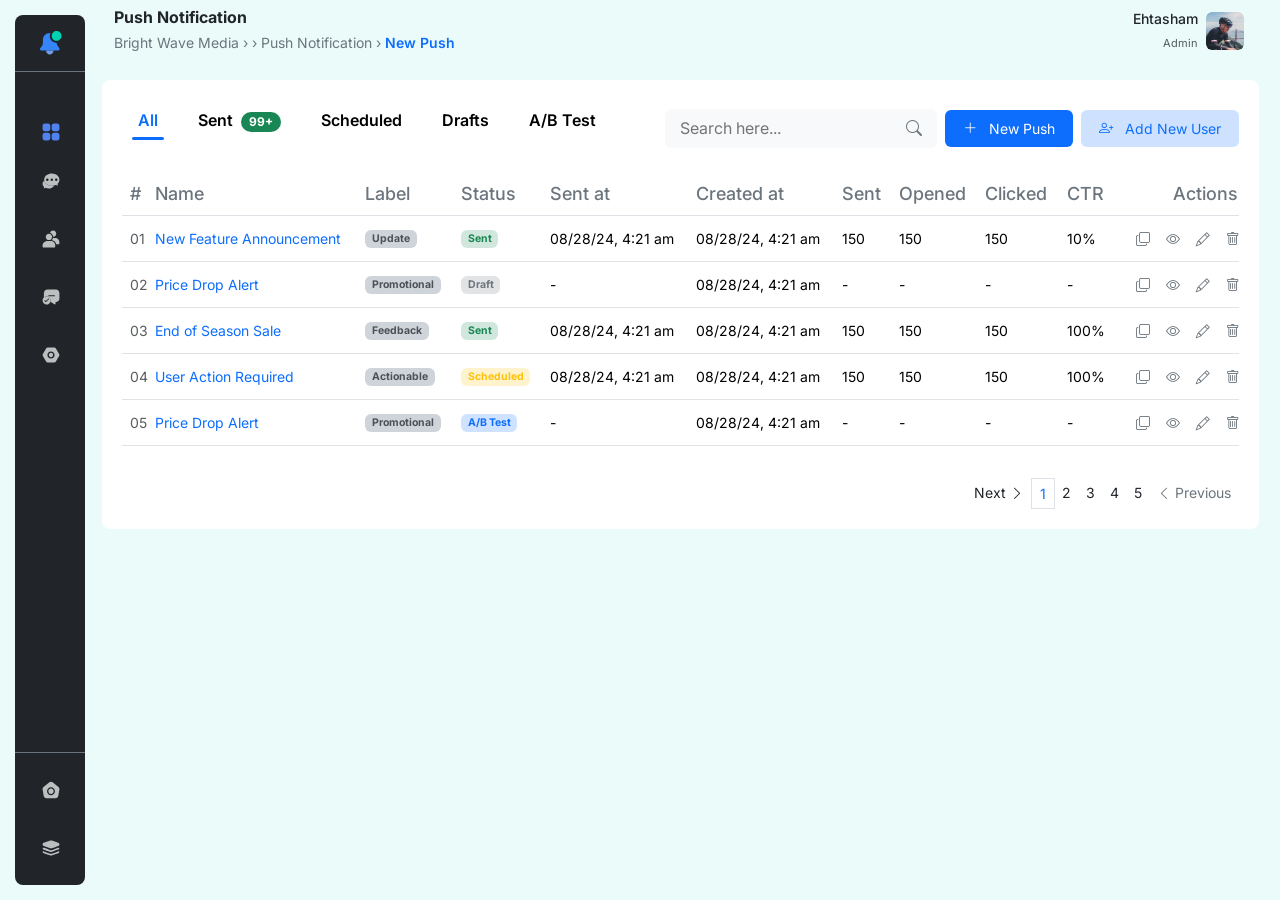
<file: create.html>
<!DOCTYPE html>
<html lang="en">
<head>
  <meta charset="UTF-8"/>
  <meta name="viewport" content="width=device-width, initial-scale=1.0"/>

  <title>Create Push</title> 
  <!-- Bootstrap CSS -->
  <link rel="stylesheet" href="assets/bootstrap/css/bootstrap.min.css"/>

  <!-- Bootstrap Icons (for search, pencil, trash icons) -->
  <link href="https://cdn.jsdelivr.net/npm/bootstrap-icons/font/bootstrap-icons.css" rel="stylesheet"/>


   <link href="https://fonts.googleapis.com/css2?family=Inter:wght@100;200;300;400;500;600;700&display=swap" rel="stylesheet"/>

  <link rel="stylesheet" href="/assets/css/admin.css"/>
  
  
</head>

<body> 

<!--Nvabar-->
<nav class="navbar bg-white border-0 px-3 px-md-4 fixed-top">
  <div class="container-fluid px-0 d-flex align-items-center justify-content-between gap-2">

   

    <!-- CENTER: Heading + Breadcrumb -->
    <div class="text-start flex-grow-1 overflow-hidden d-none d-sm-block">
      <h4 class="fw-bold mb-1 fs-6 text-truncate">Push Notification</h4>
      <div class="small text-secondary d-flex flex-wrap justify-content-start gap-1">
        <span>Bright Wave Media</span>
        <span>›</span>
        
        <span>›</span>
        <span>Push Notification</span>
        <span>›</span>
        <a href="create.html" class="text-primary fw-semibold text-decoration-none">New Push</a>
      </div>
    </div>

    <!-- Mobile: sirf heading (breadcrumb nahi) -->
    <div class="text-center flex-grow-1 d-block d-sm-none overflow-hidden">
      <span class="fw-bold small text-truncate d-block">Push Notification</span>
    </div>

    <!-- RIGHT: User -->
    <div class="d-flex align-items-center gap-2 flex-shrink-0">
      <!-- User text sirf sm+ pe dikhe -->
      <div class="text-end d-none d-sm-block">
        <div class="fw-medium small">Ehtasham</div>
        <small class="text-muted" style="font-size:11px;">Admin</small>
      </div>
      <img
        src="Images/navbaricon/Profile-icon.svg"
        alt="Profile"
        width="38"
        height="38"
        class="rounded"
      />
    </div>

  </div>
</nav>


    <!--- SIDEBAR  -->
    <div class="side " >
    <nav
      id="sidebar"
      class="bg-dark text-white position-fixed bottom-0 top-0 overflow-scroll d-flex flex-column  rounded-3"
    >
      <!-- LOGO -->
      <div class="d-flex align-items-center p-3 border-bottom border-secondary">
        <div
          class="bg-dark d-flex align-items-center justify-content-center rounded"
           >
          <img src="/Images/Logo.svg" width="22px" height="24px" />
        </div>
        <span class="ms-2 fw-semibold logo-text">Alertify</span>
      </div>

      <!-- APP LABEL -->
      <div class="sidebar-app-label px-3 py-2 large text-white">
        ShopEase App
      </div>

      <!-- MENU -->
      <div>
        <!-- DASHBOARD -->
       <a href="index.html" class="d-flex align-items-center text-decoration-none px-3">
    <img src="/Images/Dashboard-Icon.svg" width="40" height="40" />

    <span class="nav-label">Dashboard</span>
</a>

        <!-- MESSAGES -->
        <div class="nav-item-wrap">
          <a
            href="#"
            class="d-flex align-items-center text-white text-decoration-none px-3 py-2"
            onclick="toggleMenu(event, 'messages-sub')"
          >
            <!-- <img src="/Images/Message-Icon.svg" width="50" height="50" class="me-2"> -->
            <svg class="sidebar-icon" >
              <use href="./Images/Message-Icon.svg#message-icon"></use>
            </svg>

            <span class="nav-label">Messages</span>

            <i class="fas fa-plus ms-auto nav-plus"></i>
          </a>

          <ul class="sub-menu" id="messages-sub">
            <li  class="active">
              <a
                class=" text-decoration-none active"
                href="create.html">Push
              </a>
            </li>
            <li>
              <a class="text-decoration-none active" href="#"
                >Web</a
              >
            </li>
            <li>
              <a class="text-decoration-none active" href="#"
                >Email</a
              >
            </li>
            <li>
              <a class="text-decoration-none active" href="#"
                >SMS</a
              >
            </li>
            <li>
              <a class="text-decoration-none active" href="#"
                >in-App</a
              >
            </li>
            <li>
              <a class="text-decoration-none active" href="#"
                >Template</a
              >
            </li>
          </ul>
        </div>

        <!-- AUDIENCE -->
        <div class="nav-item-wrap">
          <a
            href="#"
            class="d-flex align-items-center text-white text-decoration-none px-3 py-2"
            onclick="toggleMenu(event, 'audience-sub')"
          >
            <svg class="sidebar-icon">
              <use href="./Images/Audinace-icon.svg#Audinace"></use>
            </svg>

            <span class="nav-label">Audience</span>

            <i class="fas fa-plus ms-auto nav-plus"></i>
          </a>

          <ul class="sub-menu" id="audience-sub">
            <li>
              <a class="text-decoration-none active" href="#"
                >Segments</a
              >
            </li>
            <li>
              <a class="text-decoration-none active" href="#"
                >Subscrption</a
              >
            </li>
            <li>
              <a class="text-decoration-none active" href="#"
                >Test Subscrptions</a
              >
            </li>
          </ul>
        </div>

        <!-- DELIVERY -->
        <div class="nav-item-wrap">
          <a
            href="#"
            class="d-flex align-items-center text-white text-decoration-none px-3 py-2"
            onclick="toggleMenu(event, 'delivery-sub')"
          >
            <svg class="sidebar-icon">
              <use href="./Images/Delivery-icon.svg#Delivery"></use>
            </svg>

            <span class="nav-label">Delivery</span>

            <i class="fas fa-plus ms-auto nav-plus"></i>
          </a>

          <ul class="sub-menu" id="delivery-sub">
            <li>
              <a class="text-decoration-none active" href="#"
                >Scheduled Message</a
              >
            </li>
            <li>
              <a class="text-decoration-none active" href="#"
                >Sent meassage</a
              >
            </li>
          </ul>
        </div>

        <!-- SETTINGS -->
        <div class="nav-item-wrap">
          <a
            href="#"
            class="d-flex align-items-center text-white text-decoration-none px-3 py-2"
            onclick="toggleMenu(event, 'settings-sub')"
          >
            <svg class="sidebar-icon">
              <use href="./Images/Setting-icon.svg#Setting-icon"></use>
            </svg>

            <span class="nav-label">Settings</span>

            <i class="fas fa-plus ms-auto nav-plus"></i>
          </a>

          <ul class="sub-menu" id="settings-sub">
            <li>
              <a class="text-decoration-none active" href="#"
                >Platforms</a
              >
            </li>
            <li>
              <a class="text-decoration-none active" href="#"
                >Role $ permission</a
              >
            </li>
            <li>
              <a class="text-decoration-none active" href="#"
                >User</a
              >
            </li>
          </ul>
        </div>
      </div>
      

      <!-- BOTTOM -->

      <div class="border-top border-secondary p-2 mt-auto ">
        <div class="nav-item-wrap">
          <a
            href="#"
            class="d-flex align-items-center text-white text-decoration-none px-2 py-2"
            onclick="toggleMenu(event, 'organization-sub')"
          >
            <img class="sidebar-icon"
              src="/Images/Oragnizatio-icon.svg"
              
              
            />

            <span class="nav-label">Organizations</span>

            <i class="fas fa-plus ms-auto nav-plus"></i>
          </a>

          <ul class="sub-menu" id="organization-sub">
            <li>
              <a class="text-decoration-none active" href="#"
                >All Organization</a
              >
            </li>
            <li>
              <a class="text-decoration-none active" href="#"
                >Media</a
              >
            </li>
            <li>
              <a class="text-decoration-none active" href="#"
                >Social Media</a
              >
            </li>
            <li>
              <a class="text-decoration-none active" href="#"
                >Partners</a
              >
            </li>
          </ul>
        </div>

        <div class="nav-item-wrap">
          <a
            href="#"
            class="d-flex align-items-center text-white text-decoration-none px-2 py-2"
            onclick="toggleMenu(event, 'apps-sub')"
          >
            <img class="sidebar-icon"
              src="/Images/NaApps-icon.svg"
              
              
            />

            <span class="nav-label">Apps</span>

            <i class="fas fa-plus ms-auto nav-plus"></i>
          </a>

          <ul class="sub-menu" id="apps-sub">
            <li>
              <a class="text-decoration-none active" href="#"
                >TikTok</a
              >
            </li>
            <li>
              <a class="text-decoration-none active" href="#"
                >Instagram</a
              >
            </li>
            <li>
              <a class="text-decoration-none active" href="#"
                >Facebook</a
              >
            </li>
          </ul>
        </div>
      </div>
    </nav>

    </div>



<div class="wrapper2  bg-white   card  border-0 rounded-3"> 

 <div class="cont ">


 
    
    <!-- Tabs + Toolbar -->
<div class="d-flex align-items-center justify-content-between flex-wrap gap-2 mb-3">

  <ul class="nav nav-pills mb-3 row g-2" id="pills-tab" role="tablist">
    <li class="nav-item col-6 col-md-auto" role="presentation">
      <button class="nav-link active" data-bs-toggle="pill" data-bs-target="#all" type="button">All</button>
    </li>
    <li class="nav-item col-6 col-md-auto" role="presentation">
      <button class="nav-link" data-bs-toggle="pill" data-bs-target="#sent" type="button">
        Sent <span class="badge bg-success rounded-pill ms-1">99+</span>
      </button>
    </li>
    <li class="nav-item col-6 col-md-auto" role="presentation">
      <button class="nav-link" data-bs-toggle="pill" data-bs-target="#scheduled" type="button">Scheduled</button>
    </li>
    <li class="nav-item col-6 col-md-auto" role="presentation">
      <button class="nav-link" data-bs-toggle="pill" data-bs-target="#drafts" type="button">Drafts</button>
    </li>
    <li class="nav-item col-6 col-md-auto" role="presentation">
      <button class="nav-link" data-bs-toggle="pill" data-bs-target="#abtest" type="button">A/B Test</button>
    </li>
  </ul>

  <div class="row g-2 align-items-center">

  <!-- Search Box -->
 <div class="col-12 col-lg">
  <div class="search-box">
    <input
      type="search"
      id="searchInput"
      name="search_12345"
      placeholder="Search here..."
      autocomplete="off"
      autocorrect="off"
      autocapitalize="off"
      spellcheck="false">
    <i class="bi bi-search search-icon"></i>
  </div>
</div>

  <!-- New Push Button -->
  <div class="col-12 col-md-6 col-lg-auto">
    <button class="btn btn-primary custom-btnform w-100"
            onclick="window.location.href='form.html'">
      <i class="bi bi-plus-lg me-1"></i>
      New Push
    </button>
  </div>

  <!-- Add User Button -->
  <div class="col-12 col-md-6 col-lg-auto">
    <button class="btn btn-outline-primary custom-btnform w-100"
            data-bs-toggle="modal"
            data-bs-target="#addUserModal">
      <i class="bi bi-person-plus me-1"></i>
      Add New User
    </button>
  </div>

</div>

</div>


<div class="tab-content" id="pills-tabContent">

  <!-- ALL tab — show active dono lagate hain -->
  <div class="tab-pane fade show active" id="all" role="tabpanel">
    <div class="table-responsive custom-table-wrapper">
      <table class="table align-middle">
        <thead class="table-white custom-theadcreate">
          <tr>
            <th>#</th>
            <th class="text-start">Name</th>
            <th>Label</th>
            <th>Status</th>
            <th>Sent at</th>
            <th>Created at</th>
            <th>Sent</th>
            <th>Opened</th>
            <th>Clicked</th>
            <th>CTR</th>
            <th>Actions</th>
          </tr>
        </thead>
        <tbody>
          <!-- Row 1 -->
          <tr>
            <td class="text-muted table-number">01</td>
            <td class="text-primary text-start">New Feature Announcement</td>
            <td><span class="badge bg-dark-subtle text-muted">Update</span></td>
            <td><span class="badge bg-success-subtle text-success">Sent</span></td>
            <td>08/28/24, 4:21 am</td>
            <td>08/28/24, 4:21 am</td>
            <td>150</td><td>150</td><td>150</td><td>10%</td>
            <td>
              <div class="d-flex align-items-center flex-nowrap">
                <button class="btn btn-light btn-sm icon-btn"><i class="bi bi-copy"></i></button>
                <button class="btn btn-light btn-sm icon-btn"><i class="bi bi-eye"></i></button>
                <button class="btn btn-light btn-sm icon-btn"><i class="bi bi-pencil"></i></button>
                <button class="btn btn-light btn-sm icon-btn delete-btn" data-bs-toggle="modal" data-bs-target="#deleteModal">
                  <i class="bi bi-trash"></i>
                </button>
              </div>
            </td>
          </tr>
          <!-- Row 2 -->
          <tr>
            <td class="text-muted table-number">02</td>
            <td class="text-primary text-start">Price Drop Alert</td>
            <td><span class="badge bg-dark-subtle text-muted">Promotional</span></td>
            <td><span class="badge bg-secondary-subtle text-secondary">Draft</span></td>
            <td>-</td>
            <td>08/28/24, 4:21 am</td>
            <td>-</td><td>-</td><td>-</td><td>-</td>
            <td>
              <div class="d-flex align-items-center flex-nowrap">
                <button class="btn btn-light btn-sm icon-btn"><i class="bi bi-copy"></i></button>
                <button class="btn btn-light btn-sm icon-btn"><i class="bi bi-eye"></i></button>
                <button class="btn btn-light btn-sm icon-btn"><i class="bi bi-pencil"></i></button>
                <button class="btn btn-light btn-sm icon-btn delete-btn" data-bs-toggle="modal" data-bs-target="#deleteModal">
                  <i class="bi bi-trash"></i>
                </button>
              </div>
            </td>
          </tr>
          <!-- Row 3 -->
          <tr>
            <td class="text-muted table-number">03</td>
            <td class="text-primary text-start">End of Season Sale</td>
            <td><span class="badge bg-dark-subtle text-muted">Feedback</span></td>
            <td><span class="badge bg-success-subtle text-success">Sent</span></td>
            <td>08/28/24, 4:21 am</td>
            <td>08/28/24, 4:21 am</td>
            <td>150</td><td>150</td><td>150</td><td>100%</td>
            <td>
              <div class="d-flex align-items-center flex-nowrap">
                <button class="btn btn-light btn-sm icon-btn"><i class="bi bi-copy"></i></button>
                <button class="btn btn-light btn-sm icon-btn"><i class="bi bi-eye"></i></button>
                <button class="btn btn-light btn-sm icon-btn"><i class="bi bi-pencil"></i></button>
                <button class="btn btn-light btn-sm icon-btn delete-btn" data-bs-toggle="modal" data-bs-target="#deleteModal">
                  <i class="bi bi-trash"></i>
                </button>
              </div>
            </td>
          </tr>
          <!-- Row 4 -->
          <tr>
            <td class="text-muted table-number">04</td>
            <td class="text-primary text-start">User Action Required</td>
            <td><span class="badge bg-dark-subtle text-muted">Actionable</span></td>
            <td><span class="badge bg-warning-subtle text-warning">Scheduled</span></td>
            <td>08/28/24, 4:21 am</td>
            <td>08/28/24, 4:21 am</td>
            <td>150</td><td>150</td><td>150</td><td>100%</td>
            <td>
              <div class="d-flex align-items-center flex-nowrap">
                <button class="btn btn-light btn-sm icon-btn"><i class="bi bi-copy"></i></button>
                <button class="btn btn-light btn-sm icon-btn"><i class="bi bi-eye"></i></button>
                <button class="btn btn-light btn-sm icon-btn"><i class="bi bi-pencil"></i></button>
                <button class="btn btn-light btn-sm icon-btn delete-btn" data-bs-toggle="modal" data-bs-target="#deleteModal">
                  <i class="bi bi-trash"></i>
                </button>
              </div>
            </td>
          </tr>
          <!-- Row 5 -->
          <tr>
            <td class="text-muted table-number">05</td>
            <td class="text-primary text-start">Price Drop Alert</td>
            <td><span class="badge bg-dark-subtle text-muted">Promotional</span></td>
            <td><span class="badge bg-primary-subtle text-primary">A/B Test</span></td>
            <td>-</td>
            <td>08/28/24, 4:21 am</td>
            <td>-</td><td>-</td><td>-</td><td>-</td>
            <td>
              <div class="d-flex align-items-center flex-nowrap">
                <button class="btn btn-light btn-sm icon-btn"><i class="bi bi-copy"></i></button>
                <button class="btn btn-light btn-sm icon-btn"><i class="bi bi-eye"></i></button>
                <button class="btn btn-light btn-sm icon-btn"><i class="bi bi-pencil"></i></button>
                <button class="btn btn-light btn-sm icon-btn delete-btn" data-bs-toggle="modal" data-bs-target="#deleteModal">
                  <i class="bi bi-trash"></i>
                </button>
              </div>
            </td>
          </tr>
        </tbody>
      </table>
    </div>
  </div>

  
  <div class="tab-pane fade" id="sent" role="tabpanel">
    <p>This is Sent tab content</p>
  </div>

  
  <div class="tab-pane fade" id="scheduled" role="tabpanel">
    <p>This is Scheduled tab content</p>
  </div>

  
  <div class="tab-pane fade" id="drafts" role="tabpanel">
    <p>This is Drafts content</p>
  </div>

 
  <div class="tab-pane fade" id="abtest" role="tabpanel">
    <p>This is A/B Test content</p>
  </div>

</div>


    



    <!-- PAGINATION -->
    <div class="d-flex justify-content-end align-items-center mt-3">

      
 

  <nav>
    <ul class="pagination pagination-sm mb-0">

      <!-- NEXT -->
      <li class="page-item">
        <a class="page-link text-dark border-0 bg-transparent" href="#">
          Next <i class="bi bi-chevron-right"></i>
        </a>
      </li>

      <li class="page-item ">
        <a class="page-link  " href="#">1</a>
      </li>

      <li class="page-item"><a class="page-link text-dark border-0 bg-transparent" href="#">2</a></li>
      <li class="page-item"><a class="page-link text-dark border-0 bg-transparent" href="#">3</a></li>
      <li class="page-item"><a class="page-link text-dark border-0 bg-transparent" href="#">4</a></li>
      <li class="page-item"><a class="page-link text-dark border-0 bg-transparent" href="#">5</a></li>

      <!-- PREVIOUS -->
      <li class="page-item">
        <a class="page-link text-secondary border-0 bg-transparent" href="#">
          <i class="bi bi-chevron-left"></i> Previous
        </a>
      </li>

    </ul>
  </nav>

</div>
  </div>
 </div> 


 </div>






 <!-- modal code -->
 
 
<div class="modal fade" id="addUserModal" tabindex="-1">
  <div class="modal-dialog modal-dialog-centered modal-md">
    <div class="modal-content rounded-3">

      <!-- Header -->
      <div class="modal-header">
        <h5 class="modal-title">Add New User</h5>
        <button type="button" class="btn-close" data-bs-dismiss="modal"></button>
      </div>

      <!-- Body -->
      <div class="modal-body">

        <!-- Profile -->
        <div class="mb-3 text-center">
          <label class="form-label d-block rounded-0">Profile Image</label>

          <div class="position-relative d-inline-block">

            <div class="border border-dashed rounded bg-light d-flex align-items-center justify-content-center"
                 style="width:90px;height:90px;">
              <i class="bi bi-person fs-1 text-secondary"></i>
            </div>

          
            

<!-- remove -->
<button class="btn btn-danger btn-sm rounded-circle p-0 d-flex align-items-center justify-content-center position-absolute close-danger-btn"
        style="width:18px;height:18px; top:-6px; right:-8px;">
  <img src="Images/Modal-icon/cross iocn.svg" alt="remove" />
</button>

<!-- upload -->
<button class="btn btn-sm btn-primary rounded-circle position-absolute camera-btn"
        style="width:18px;height:18px; padding:0; bottom:-8px; right:-6px;">
  <img src="Images/Modal-icon/profile-ucameraicon.svg" alt="upload" />
</button>



          </div>
          
        </div>

        <!-- Name -->
        <div class="mb-3">
          <label class="form-label">Full Name <span class="text-danger">*</span></label>
          <input type="text" class="form-control rounded-3 border-0 bg-light" placeholder="Please enter">
        </div>

        <!-- Email -->
        <div class="mb-3">
          <label class="form-label">Email Address <span class="text-danger">*</span></label>
          <input type="email" class="form-control rounded-3 border-0 bg-light" placeholder="Please enter">
        </div>

        <!-- Role -->
        <div class="mb-3">
          <label class="form-label ">Select Role</label>
          <select class="form-select rounded-3 border-0 bg-light">
            <option selected disabled>Please select</option>
            <option>Admin</option>
            <option>Editor</option>
            <option>Viewer</option>
          </select>
        </div>

        <!-- Password -->
        <div class="mb-3">
          <label class="form-label">Create Login Password</label>

          <div class="input-group">
            <input type="password" id="pwdField" class="form-control rounded-3 border-0 bg-light" placeholder="Please enter">

            <button class="btn btn-outline-secondary rounded-3 border-0 bg-light"
                    type="button"
                    onclick="togglePassword()">
              <i class="bi bi-eye"></i>
            </button>
          </div>
        </div>

      </div>

      <!-- Footer -->
      <div class="modal-footer">
        <button class="btn btn-outline-secondary rounded-3 border-0" data-bs-dismiss="modal">
          Cancel
        </button>

        <button class="btn btn-primary">
          Update Profile
        </button>
      </div>

    </div>
  </div>
</div>






<!-- Delete Confirmation Modal -->
<div class="modal fade" id="deleteModal" tabindex="-1" aria-hidden="true">
  <div class="modal-dialog modal-dialog-centered">
    <div class="modal-content delete-modal-content">

      <div class="modal-body text-center p-4">

        <!-- Close icon -->
        <button type="button" class="btn-close custom-close" data-bs-dismiss="modal" aria-label="Close"></button>

        <!-- Warning Icon -->
        <div class="warning-icon-wrapper mx-auto mb-3">
          <i class="bi bi-exclamation-triangle"></i>
        </div>

        <!-- Title -->
        <h5 class="fw-bold mb-2">Confirm Deletion...!</h5>

        <!-- Description -->
        <p class="text-muted mb-4">
          Are you sure you want to delete this item? This action cannot be undone.
        </p>

        <!-- Buttons -->
        <div class="d-flex gap-2">
          <button type="button" class="btn btn-cancel-modal w-50" data-bs-dismiss="modal">
            Cancel
          </button>
          <button type="button" class="btn btn-delete-modal w-50" id="confirmDeleteBtn">
            <i class="bi bi-trash me-1"></i> Delete
          </button>
        </div>

      </div>

    </div>
  </div>
</div>
  

<script src="assets/bootstrap/js/bootstrap.bundle.min.js"></script>

<script src="https://code.jquery.com/jquery-3.6.0.min.js"></script>

<script src="/js/main.js"></script>

</body>
</html>
</file>
<file: assets/css/admin.css>
:root {
    --sidebar-width: 90px;
  --navbar-height: 35px;

  --bs-body-font-family: 'Inter', sans-serif;
}

h1, h2, h3, h4, h5, h6 {
  font-family: 'Inter', sans-serif;
}

p {
  font-family: 'Inter', sans-serif;
}

body {
  
  background-color: #eafbf9 !important;


  
}
body {
    font-family: 'Inter', sans-serif;
}




#draftToggle:checked + .draft-btn {
    background-color: #0d6efd !important;
    color: white !important;
}

/* side bar */




#sidebar {
  width: 70px;
  
  /* height: 100vh;  */
  
  transition: 0.3s ease;
  
  z-index: 1000;  
  position: fixed;
  top: 0;
  left: 0;
     
   margin : 15px;

   
   z-index: 1000; 
    scrollbar-width: none;
 

    
}
#sidebar::-webkit-scrollbar {
  display: none; 
}

.sidebar-icon {
  width: 42px;
  height: 42px;

}


    #sidebar:hover {
      width: 250px;
    }



.nav-label {
    margin-left: 2px;
     opacity: 0;
    visibility: hidden;
    white-space: nowrap;
    transition: opacity 0.2s ease;
}
.logo-text,
.sidebar-app-label {
    margin-left: 10px;
    opacity: 0;
    visibility: hidden;
    white-space: nowrap;
    transition: opacity 0.2s ease;
}

#sidebar:hover .nav-label,
#sidebar:hover .logo-text,
#sidebar:hover .sidebar-app-label {
    opacity: 1;
    visibility: visible;
}

#sidebar svg,
#sidebar img {
    min-width: 40px;
    width: 40px;
    flex-shrink: 0;
}



   .content-area {
  margin-left: 70px;
  transition: 0.3s ease;
}

body.sidebar-hover .content-area {
  margin-left: 230px;
}



    
  #sidebar img,
#sidebar svg,
.nav-plus {
  flex-shrink: 0;
}



    .sub-menu {
      
      display: none;
      padding: 8px 0 8px 69px;
      margin: 0;
  
    }

   
#sidebar:hover .sidebar-app-label {
  display: block;
}






.sub-menu li a {
   position: relative;
  display: flex;
  align-items: center;
  gap: 6px;

   width:100%;
  height: 29px;

  padding: 4px 5px;
  margin: 4px 2px;

    

  border-radius: 6px;

  color: #fff;
  opacity: 0.7;
  text-decoration: none;

  transition: 0.2s ease;
}

.sub-menu li {
  margin-bottom: 6px;
   width:100%;
  
}



.sub-menu li:hover {
  color: #0d6efd;
}



.sub-menu li a.active {
  background-color:#0d6efd; 
  color: #ffffff !important;   
  font-weight: 500;
  border-radius: 6px;
  display: flex;
  align-items: center;
  gap: 6px;
   width:97%;
  
}

.sub-menu li.active {
  background-color: #0d6efd;
  border-radius: 6px;
  width: 97%;
  margin: 4px 2px;
}

.sub-menu li.active a {
  background-color: transparent;
  color: #ffffff !important;
  font-weight: 500;
}
.sub-menu li a.active {
  color: #ffffff !important;
  font-weight: 500;
}


.nav-item-wrap a:hover {
  color: #0d6efd !important;  
  border-radius: 6px;
}





.navbar {
  position: fixed;
    background-color: #eafbf9 !important;



      left: var(--sidebar-width);
      right: 12px;

  top: 0px;
  
  
  width: auto;
  border-radius: 12px;
  
  
  z-index: 999; 
   
}
     
     
















.navbar-title{
    margin-left: 12px;
}
/*navbar button*/

.nav-btn{
    background-color: transparent;
    color: #020305; 
    border: 1px solid transparent;
  

     width: 103px;
  height: 37px;

  padding: 8px 12px;
  gap: 8px;
  border-radius: 6px;

  font-family: 'Inter', sans-serif;
  font-weight: 500;
  font-size: 14px;
  line-height: 20px;
  letter-spacing: 0;

  display: inline-flex;
  align-items: center;
  justify-content: center;

  transition: all 0.2s ease;
}


.nav-btn:hover{
     background: rgba(13, 110, 253, 0.08);
 
    color: #0d6efd;
}


.nav-btn:active{
    background-color: #0d6efd !important;
    color: white !important;
}


.nav-btn.active{
    background-color: #0d6efd;
    color: white;
}







/* card custom css */

.card-title-value {
  font-family: 'Inter', sans-serif;
  font-weight: 600;
  font-size: 28px;
  line-height: 36px;
  letter-spacing: -0.02em; /* -2% = -0.02em */
}


.dash-card{
  border:0;
  border-radius:12px;
  box-shadow:0 4px 20px rgba(0,0,0,0.04);

      
  overflow: visible;    
}

 


.icon-boxcard {
  width: 50px;
  height: 50px;

  display: flex;
  align-items: center;
  justify-content: center;

  border-radius: 6px;
}










/* tiemline */


.timeline,
.timeline * {
  font-family: 'Inter', sans-serif;
  font-weight: 500;
  font-size: 14px;
  line-height: 20px;
  letter-spacing: 0;
}

.activity-title {
  font-family: 'Inter';

  font-weight: 600;
  font-size: 18px;
  line-height: 28px;

  color: #0E0929;
  letter-spacing: 0;
}



.timeline {
  position: relative;
  padding-left:25px;
}


.timeline::before {
   display:none;

  /*
  content: '';
  position: absolute;
  left: 68px;
    
  top: 0;
  bottom: 0;
  width: 2px;
  background: #e5e7eb;
  */
}


.timeline-marker::after{
    content:'';
    position:absolute;
    top:18px;
    left:50%;
    transform:translateX(-50%);
    width:2px;
    height:40px;
    background:#e5e7eb;
}


.timeline-item {
  position: relative;
  align-items: flex-start;
}


.time {
  width: 70px;
  flex-shrink: 0;
}

.timeline-marker {
  width: 30px;
  margin-left:-16px;
  display: flex;
  justify-content: center;
  position: relative;
}

.timeline-marker img {
  width: 14px;
  height: 14px;
  margin-top: 3px;
  z-index: 2;
  position: relative;
}

.timeline {
  position: relative;
  padding-left: 0;
}

 



/* dot */
.dot {
  width: 10px;
  height: 10px;
  border-radius: 50%;
  background: #4285f4;
  margin-top: 4px;
  z-index: 2;
}



.blue { background: #4285f4; }
.green { background: #34a853; }
.orange { background: #fb8c00; }
.red { background: #e53935; }
.purple { background: #9c27b0; }



.custom-left {
  padding-left: 1px;   
  padding-right: 0px;
  
}



/* mc food panda icon*/

.custom-bordericon {
  position: relative;
  width: 36px;
  height: 36px;
}

/* left side vertical line */
.custom-bordericon::before {
 
  content: "";
  position: absolute;

  left: -8px;
  top: 50%;
  transform: translateY(-50%);

  width: 3px;          /* border-width: 3px */
  height: 30px;        /* design height */

  
  border-radius: 2px;
}

.color-1::before { background: var(--bs-danger); }
.color-2::before { background: var(--bs-primary); }
.color-3::before { background: var(--bs-danger); }
.color-4::before { background: var(--bs-warning); }
.color-5::before { background: var(--bs-info); }
.color-6::before { background: var(--bs-success); }
.color-7::before { background: var(--bs-warning); }



.icon-box-contract {
  width: 36px;
  height: 36px;
  position: relative;
  

   
  padding-left: 22px;
}


.icon-box-contract img {
  margin-left: -10px;
}




/* accordian */

.accordion-button:not(.collapsed){
    background-color: #0d6efd !important;
    color: white !important;
}

.accordion-button::after {
  display: none !important;
}   





.accordion-button {
  transition: 0.3s;
}




.accordion-button:not(.collapsed) {
  background-color: #0d6efd !important;
  color: white !important;
}
.custom-titleaccordian{
  font-family: 'Inter', sans-serif;
  font-weight: 400;
  font-size: 20px;
  line-height: 30px;
  letter-spacing: -0.02em; /* -2% = -0.02em */
  margin: 0;
}

/* icon only active item */
.accordion-button:not(.collapsed) .acc-icon {
  color: white !important;
}




.ps-custom {
  padding-left: 2px; 
}

.accordion-item {
  box-shadow: none !important;
}









 /*graph custom css */


 .label-boxgraph {
    display: inline-flex;
    align-items: center;
    width: 80px;
}

.linegraph {
    width: 10px;
    height: 6px;
    display: inline-block;
    margin-right: 8px;
    border-radius: 50px;
}
.dash-card {
  border-radius: 12px;
  border: 1px solid #f0f0f0;
  min-height: 0; /* stretch ko allow karta hai */
}

.icon-box {
  width: 34px;
  height: 34px;
  font-size: 14px;
  border-radius: 8px;
  display: flex;
  align-items: center;
  justify-content: center;
  flex-shrink: 0;
}

.dash-card h4 {
  font-size: 1.1rem;
}

.dash-card p {
  font-size: 11px;
}

.dash-card .badge {
  font-size: 10px;
  padding: 3px 6px;
}

.card-custom {
  overflow: hidden;
}

.chart-box {
  height: 140px;
  overflow: visible;
    align-items: center;
  justify-content: flex-start;
}

#engagementChart {
  width: 100% !important;
  height: 140px !important; 
}



.percentage{
    width: 50px;
    text-align: right;
}












.faq-areaaccordian {
  margin-top: 100px;
}

/* Mobile fix */
@media (max-width: 576px) {
  .chart-box {
    height: 100px;
  }

  .dash-card h4 {
    font-size: 1rem;
  }

  .dash-card p {
    font-size: 10px;
  }
}




.custom-table-wrapper {
  overflow-x: auto;
}

#dashboardTable {
  min-width: 1300px;
}

.table-heading {
  font-family: 'Inter', sans-serif;
  font-weight: 500;
  font-size: 14px;
  line-height: 20px;
  letter-spacing: 0;
  margin: 0;
    color: #96969E;
}

#dashboardTable tbody td {
  font-family: 'Inter', sans-serif;
  font-weight: 400;
  font-size: 14px;
  line-height: 100%;
  letter-spacing: 0;

   padding-top: 8px !important;
  padding-bottom: 8px !important;
  padding-left: 12px !important;
  padding-right: 12px !important;
}








#dashboardTable tbody tr {
   height: 37px;
  

}

#dashboardTable tbody tr:hover {
  background-color: rgba(13, 110, 253, 0.07);
   transform: none;
}




  /* index.html warperr*/
  .wrapper {
  margin-left: var(--sidebar-width);
  margin-top: 7px;
  margin-right: 0;
  width: calc(100% - var(--sidebar-width));
  max-width: none; 
  padding: 4px 20px 30px 20px;
  box-sizing: border-box;
}
  







.page-wrapper{
    margin-top: 70px;   
    margin-left: 80px; 
    background: #f8f9fa;
    min-height: 100vh;
  }

 









/* form.html css wraper*/
.page-wrapper2 {

  
   margin-left: 65px;      
    margin-right: 0px;

    padding-top: 70px;        
    padding-right: 30px;
    padding-bottom: 80px;
    padding-left: 30px;

    box-sizing: border-box;
}

  .main-content2 {
  padding-top: calc(var(--navbar-height) + -48px); 
  padding-left: 10px;
  padding-right: 10px;
  box-sizing: border-box;
  width: 100%;}




 


.top-row {
  background: transparent;
  border-bottom: none;
  display: flex;
  gap: 16px;
}
  .top-panel {
  padding: 24px 28px;
  background: #f5f4f0;
  border-radius: 10px;
   border: none !important;
    box-shadow: 0 2px 10px rgba(0,0,0,0.05);
  flex: 1;
}
    .top-panel + .top-panel {
  border-left: 1px solid #ddd;
}
    .section-title {
      
      font-weight: 600;
      color: #444;
      margin-bottom: 14px;
    }
  
 .bottom-row {
  background: transparent;
  display: flex;
  gap: 16px;
}


.bottom-wrapper {
    border: none !important;
    box-shadow: 0 2px 10px rgba(0,0,0,0.05);
}


.bottom-panel {
  padding: 24px 28px;
  background: #fff;
  border-radius: 10px;
   border: none !important;
     box-shadow: none !important;
  
  box-shadow: 0 1px 6px rgba(0,0,0,0.06);
  flex: 1;
}

.bottom-panel + .bottom-panel {
  border-left: none;
}


    label {
      
      font-weight: 500;
      color: #555;
      margin-bottom: 4px;
      display: block;
    }
    .form-control, .form-select {
      
      border: 1px solid #ddd;
      border-radius: 5px;
      color: #555;
      background-color: #fff;
      padding: 6px 10px;
    }
    .form-control:focus, .form-select:focus {
      box-shadow: none;
      border-color: #aaa;
    }
    .form-control::placeholder {
      color: #bbb;
    }
    .info-icon {
      color: #bbb;
      
      cursor: pointer;
    }
    .badge-tag {
      display: inline-flex;
      align-items: center;
      background: #e8f4fd;
      color: #2a7ab8;
      border: 1px solid #b3d8f5;
      border-radius: 7px;
      
      padding: 2px 8px 2px 10px;
      margin: 2px 3px 2px 0;
      gap: 5px;
    }
    .badge-tag .remove-btn {
      cursor: pointer;
      
      color: #2a7ab8;
      font-weight: bold;
      line-height: 1;
    }
    .radio-label {
      
      color: #555;
      display: inline-flex;
      align-items: center;
      gap: 5px;
      cursor: pointer;
    }
    input[type="radio"] {
      accent-color: #2a7ab8;
    }
    .form-check-input:checked {
      background-color: #2a7ab8;
      border-color: #2a7ab8;
    }
    .advanced-toggle {
      
      color: #555;
      font-weight: 500;
      cursor: pointer;
      background: none;
      border: none;
      padding: 0;
      display: flex;
      align-items: center;
      gap: 5px;
    }
    .advanced-toggle:hover { color: #222; }
    .priority-group label { font-size: 12px; color: #555; }
    input[type="radio"].priority-radio { accent-color: #2a7ab8; }
    .preview-area {
      background: #f8f8f8;
   
      border-radius: 8px;
      overflow: hidden;
    }
    .preview-image-placeholder {
      width: 100%;
      height: 140px;
      background: #e5e5e5;
      display: flex;
      align-items: center;
      justify-content: center;
      color: #bbb;
    }
    .preview-image-placeholder svg {
      width: 40px;
      height: 40px;
      opacity: 0.4;
    }
    .chrome-notif {
      background: #fff;
      border: 1px solid #ddd;
      border-radius: 6px;
      padding: 10px 12px;
      
      position: relative;
      margin: 10px;
    }
    .chrome-notif .chrome-header {
      display: flex;
      align-items: center;
      gap: 6px;
      margin-bottom: 6px;
    }
    .chrome-logo {
      width: 16px;
      height: 16px;
      border-radius: 50%;
      background: conic-gradient(#4285F4 0deg 90deg, #EA4335 90deg 180deg, #FBBC05 180deg 270deg, #34A853 270deg 360deg);
    }
    .chrome-notif .notif-title {
      font-weight: 600;
    
    }
    .chrome-notif .close-btn {
      position: absolute;
      top: 6px;
      right: 8px;
      
      color: #999;
      cursor: pointer;
    }
    .chrome-notif .notif-body {
      display: flex;
      align-items: flex-start;
      gap: 8px;
    }
    .chrome-notif .notif-icon {
      width: 32px;
      height: 32px;
      border-radius: 50%;
      background: #e8f0fe;
      display: flex;
      align-items: center;
      justify-content: center;
      flex-shrink: 0;
    }
    .chrome-notif .notif-text {
      
      color: #555;
      line-height: 1.4;
    }
    .chrome-notif .notif-actions {
      margin-top: 8px;
      display: flex;
      gap: 8px;
    }
    .notif-btn {
      font-size: 11px;
      padding: 3px 14px;
      border-radius: 3px;
      border: 1px solid #ddd;
      background: #f5f5f5;
      cursor: pointer;
      color: #333;
    }




.imgcard{
    background-color: rgba(108, 117, 125, 0.25); /* bg-secondary bg-opacity-25 */
    border-radius: 12px;

    
    padding: 0px;

    
    margin-top: 0px;
    margin-right: 4px;
    margin-bottom: -16px;
    margin-left: 0px;
}
    .notif-btn:hover { background: #eee; }
    
   
    
    .os-tab-label { font-size: 11px; }
    .preview-label {
      
      color: #888;
      text-align: center;
      padding: 8px 0 4px;
    }
    .ab-test-btn {
      font-size: 11px;
      padding: 5px 12px;
      
      
    }


    .os-btn{
    background: #fff;
    color: #212529;
    border: none;
     display: flex;
    align-items: center;
    border-radius: 7px;
    display: flex;
    align-items: center;
    gap: 6px;
}

.os-btn.active{
    background: #0d6efd;
    color: #fff;
    border-radius: 7px;
}

.os-btn.active span{
    color: #fff;
}

    
.custom-footer{
    position: fixed;
    bottom: 0;

    /* Sidebar ke baad 30px ka gap */
    left: calc(var(--sidebar-width) + 15px);

    /* Right side bhi 30px ka gap */
    right: 37px;

    padding: 19px 30px;
    box-sizing: border-box;

    background: #fff;

    display: flex;
    justify-content: flex-end;
    gap: 10px;

    border-radius: 10px 10px 0 0;
}

    .footer-bar {
      
      
      background: #fff;
      display: flex;
      justify-content: flex-end;
      gap: 10px;
    }
    .btn-cancel {
      
      padding: 7px 18px;
      border: 1px solid #ccc;
      border-radius: 6px;
      background: #fff;
      color: #555;
      cursor: pointer;
    }
    


    .btn-cancel:hover { background: #f5f5f5; }
    .btn-send-now:hover { background: #f0f0f0; }
    .btn-save-drafts:hover { background: #2060a0; }
    .time-to-use {
      display: flex;
      align-items: center;
      gap: 8px;
    }
    .time-to-use .add-btn, .time-to-use .minus-btn {
      width: 28px;
      height: 28px;
      border: 1px solid #ddd;
      border-radius: 4px;
      background: #fff;
      
      display: flex;
      align-items: center;
      justify-content: center;
      cursor: pointer;
      color: #555;
      flex-shrink: 0;
    }


    .file-btn {
  
    cursor: pointer;
    background: #fafafa;
    border-color: #ddd;
}

.file-input {
    background: #fafafa;
}




    .ab-test-btn {
    background: rgba(13, 110, 253, 0.10); 
    color: #0d6efd; 
    transition: 0.3s;
}

/* Hover */
.ab-test-btn:hover {
    background: rgba(13, 110, 253, 0.25);
    color: #0d6efd;
}

/* Click  Active state */
.ab-test-btn:active,
.ab-test-btn:focus {
    background: #0d6efd !important; 
    color: #fff !important;
    box-shadow: none;
}





    
.footer-bar {
  
  
  background: #fff;
   border-top: none !important;
}


.priority-group {
  padding: 6px 0; /* top-bottom spacing */
}

.radio-label {
  display: flex;
  align-items: center;
  gap: 6px;
  font-size: 14px;
  color: #333;
  cursor: pointer;
}

.priority-radio {
  accent-color: #0d6efd;
}

.info-icon {
  cursor: pointer;
}

#draftToggle:checked + .draft-btn {
    background: #0d6efd !important;
    color: #fff !important;
    box-shadow: none;
    border-color: #0d6efd !important;
}




/* push table  custom css nav-tabs   */

.wrapper2 {
  margin-top: 80px;
  margin-right: 21px;
  
    margin-left: 102px;   
    padding: 20px;
       
       
    padding-top: 20px; 
    
}





/* create push nav link csscsutome*/








/* table button in craete.html custom*/

.custom-btnform {
   min-height: 37px;
  border-radius: 6px;
  border: 0;
  padding: 8px 18px;

  display: inline-flex;
  align-items: center;
  justify-content: center;

  gap: 8px;
  font-size: 14px;
  white-space: nowrap;}





/* serach in table craete.html*/

.search-box {
  position: relative;
  width: 272px;
}

.search-box input {
  width: 100%;
  height: 39px;
  border-radius: 6px;
  padding: 10px 40px 10px 15px;
  border: 1px solid #dee2e6;
  background-color: #f8f9fa;
  outline: none;
}

.search-icon {
  position: absolute;
  right: 15px;
  top: 50%;
  transform: translateY(-50%);
  color: #6c757d;
  cursor: pointer;
}



/* table icon custom css */

.icon-btn {
  transition: 0.2s;
  background: transparent;
  border: none;
  color: #6c757d; 
}

.btn-outline-primary {
  background:rgba(13, 110, 253, 0.2) ;
  
}

/* Hover → icon blue */


.icon-btn:hover {
  color: #0d6efd;
  background-color: rgba(13, 110, 253, 0.1);
}


.icon-btn:active,
.icon-btn:focus {
  background-color: #0d6efd !important;
  color: white !important;
  box-shadow: none !important;
}

.icon-btn.text-danger:hover {
  color: #dc3545;
}





.delete-btn:hover {
  color: #dc3545;
  background-color: rgba(220, 53, 69, 0.1);
}


.delete-btn:active,
.delete-btn:focus {
  background-color: #dc3545 !important;
  color: white !important;
  box-shadow: none !important;
}







/*table css */






.custom-table-wrapper tbody td {
  font-family: 'Inter', sans-serif;
  font-weight: 400;
  font-size: 14px;
  line-height: 100%;
  letter-spacing: 0;

  padding-top: 8px !important;
  padding-bottom: 8px !important;
  
}





.table-number {
         /* size bara */
    font-weight: 400;    /* thora bold */
    color: #6c757d;      /* muted grey same as bootstrap */
}





/*  column (1st) */
.custom-table-wrapper th:nth-child(1),
.custom-table-wrapper td:nth-child(1) {
    text-align: left !important;
    padding-left: 8px !important;
    padding-right: 2px !important;
}

/* Name column (2nd) */
.custom-table-wrapper th:nth-child(2),
.custom-table-wrapper td:nth-child(2) {
    text-align: left !important;
    padding-left: 4px !important;
    
    white-space: nowrap;
}

.custom-table-wrapper th:nth-child(11),
.custom-table-wrapper td:nth-child(11) {
    text-align: right !important;
    padding-right: 1px !important;
}

.custom-table-wrapper td:nth-child(11) .d-flex {
    justify-content: flex-end !important;
    margin-right: -10px;
}

.custom-theadcreate th {
  font-family: 'Inter', sans-serif;
    color: #6c757d;
    font-size: 18px;    
    font-weight: 500;
}

.custom-table-wrapper table {
  border-collapse: collapse;
  width: 100%;
}

.custom-table-wrapper th {
  
  border-bottom: 1px solid #dee2e6;

  border-left: none !important;
  border-right: none !important;
}

.custom-table-wrapper tbody tr {
  border-bottom: 1px solid #dee2e6;
}


 

.custom-table-wrapper td {
  
  border-bottom: 1px solid rgba(108, 117, 125, 0.2);

  border-left: none !important;
  border-right: none !important;
}





.custom-table-wrapper table {
  border-bottom: none !important;
}

table {
  width: 100%;
  
  
  font-size: 13px;
  overflow: hidden;
}













.nav-pills .nav-link {
  position: relative;
  color: black !important;
  font-weight: 600;
}

.nav-pills .nav-link:hover {
  
  color: #0d6efd !important;
}

.nav-pills .nav-link.active {
  background-color: transparent !important;
  
  font-weight: 600;
  color: #0d6efd !important;
}


.nav-pills .nav-link.active::after {
  content: "";
  
  position: absolute;
  left: 10px;
  right: 10px;
  bottom: 0;
  height: 3px;
  
  background-color: #0d6efd;
  border-radius: 2px;
}


#searchInput {
  border: none !important;
  box-shadow: none !important;
  
}
.input-group-text {
  border: none !important;
  background: transparent; 
}


.table tbody tr {
  position: relative;

}

/* hover row effect */
.table tbody tr:hover td {
  background-color: rgba(13, 110, 253, 0.05);
}




.table tbody tr:hover td {
  border-bottom: 2px solid rgba(13, 110, 253, 0.6);
}






 /* modal css */

 .camera-btn {
  background-color: rgba(13, 110, 253, 0.3) !important; /* light blue */
  border: none !important;
   display: flex;
  align-items: center;
   justify-content: center;
}

.close-danger-btn {
  background-color: rgba(220, 53, 69, 0.25) !important; /* light red */
  border: none !important;
}


  .main-content {
  padding-top: calc(var(--navbar-height) + 20px); 
  padding-left: 10px;
  padding-right: 10px;
  box-sizing: border-box;
  width: 100%;
  

}

 





/* Modal box rounded corners */
.delete-modal-content {
  border-radius: 16px;
  border: none;
}

/* Close icon position */
.custom-close {
  position: absolute;
  top: 16px;
  right: 16px;
}

/* Warning icon circle */
.warning-icon-wrapper {
  width: 90px;
  height: 90px;
  background-color: #fdf1e0;
  border-radius: 50%;
  display: flex;
  align-items: center;
  justify-content: center;
}

.warning-icon-wrapper i {
  font-size: 38px;
  color: #f5a623;
}

/* Cancel button */
.btn-cancel-modal {
  background-color: #eef1f6;
  color: #495057;
  border: none;
  border-radius: 8px;
  padding: 10px;
  font-weight: 500;
}

.btn-cancel-modal:hover {
  background-color: #e2e6eb;
}

/* Delete button */
.btn-delete-modal {
  background-color: #ff5c5c;
  color: #fff;
  border: none;
  border-radius: 8px;
  padding: 10px;
  font-weight: 500;
}

.btn-delete-modal:hover {
  background-color: #ff4040;
}
</file>
